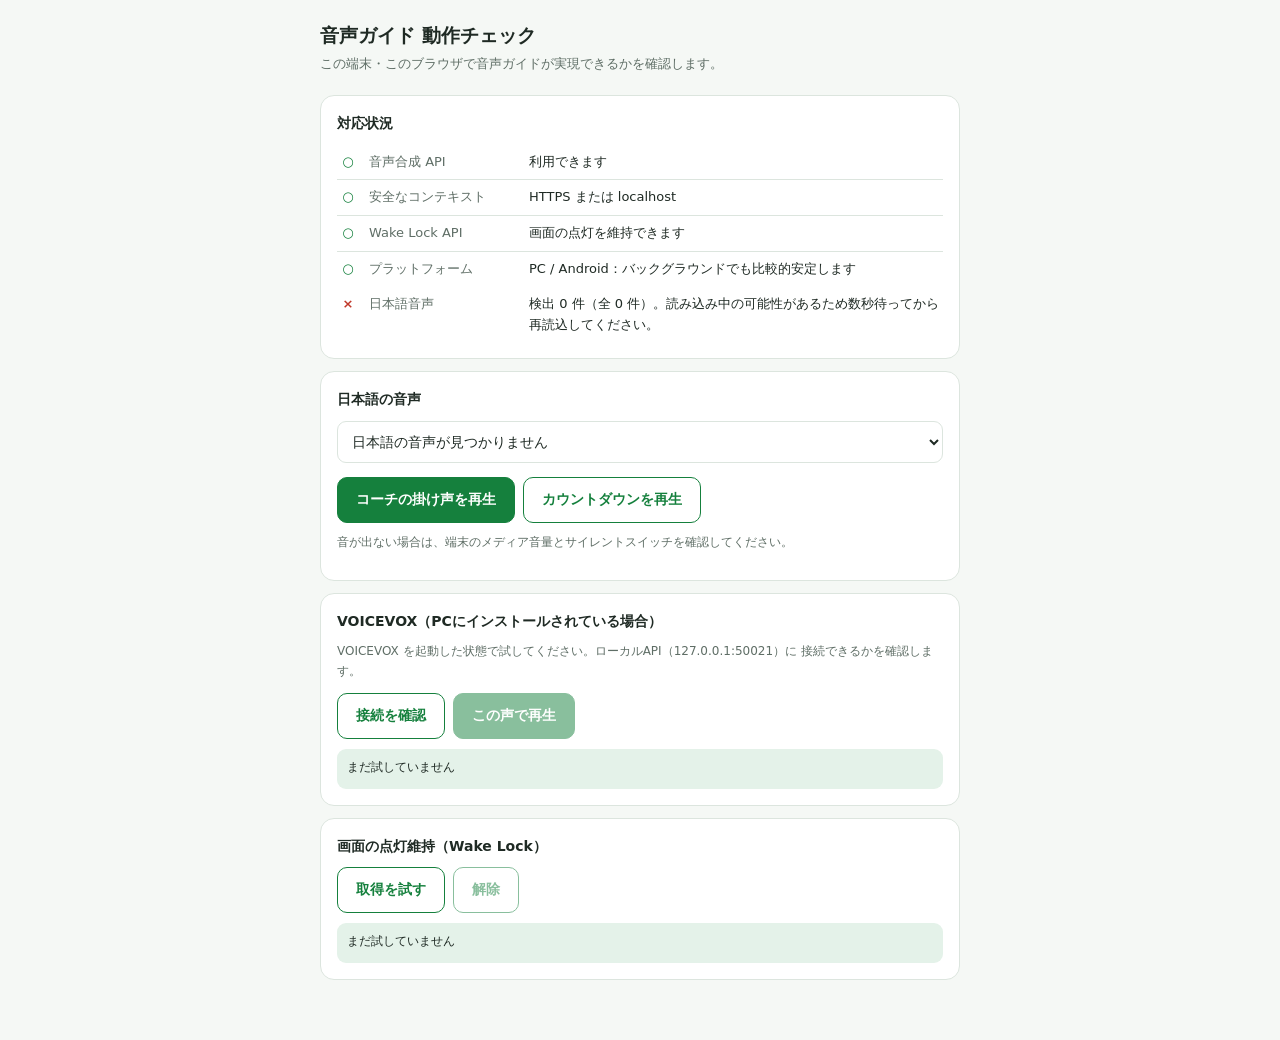
<file: voice-check.html>
<!DOCTYPE html>
<html lang="ja">
<head>
<meta charset="UTF-8">
<meta name="viewport" content="width=device-width, initial-scale=1">
<meta name="robots" content="noindex, nofollow">
<title>音声ガイド 動作チェック</title>
<style>
  :root {
    color-scheme: light;
    --ink:#1F2A24; --muted:#5F6E66; --canvas:#F5F8F5; --surface:#fff;
    --accent:#15803D; --wash:#E4F2E9; --border:#DCE5DE; --ng:#C0392B; --warn:#B45309;
  }
  *{box-sizing:border-box}
  body{margin:0;padding:20px 16px 48px;background:var(--canvas);color:var(--ink);
    font-family:"Inter","Yu Gothic UI","Hiragino Sans",system-ui,sans-serif;line-height:1.6}
  main{max-width:640px;margin:0 auto}
  h1{font-size:19px;margin:0 0 4px}
  .sub{font-size:13px;color:var(--muted);margin:0 0 20px}
  section{background:var(--surface);border:1px solid var(--border);border-radius:14px;
    padding:16px;margin-bottom:12px}
  h2{font-size:14px;margin:0 0 10px}
  .row{display:flex;align-items:flex-start;gap:10px;padding:7px 0;font-size:13px;
    border-bottom:1px solid var(--border)}
  .row:last-child{border-bottom:0}
  .row b{flex:none;width:22px;text-align:center}
  .k{flex:none;width:150px;color:var(--muted)}
  .v{flex:1;min-width:0;word-break:break-word}
  .ok{color:var(--accent)} .ng{color:var(--ng)} .warn{color:var(--warn)}
  button{appearance:none;border:1.5px solid var(--accent);background:var(--accent);
    color:#fff;border-radius:10px;min-height:46px;padding:0 18px;font-size:14px;
    font-weight:700;cursor:pointer;font-family:inherit}
  button.sec{background:var(--surface);color:var(--accent)}
  button:disabled{opacity:.5;cursor:default}
  .btns{display:flex;flex-wrap:wrap;gap:8px;margin-top:4px}
  select{width:100%;min-height:42px;border:1px solid var(--border);border-radius:9px;
    padding:0 10px;font-family:inherit;font-size:14px;background:var(--surface);color:inherit;margin-bottom:10px}
  .note{font-size:12px;color:var(--muted);margin-top:10px}
  #log,#vvlog{font-family:ui-monospace,Consolas,monospace;font-size:12px;white-space:pre-wrap;
    background:var(--wash);border-radius:9px;padding:10px;margin-top:10px;min-height:40px}
</style>
</head>
<body>
<main>
  <h1>音声ガイド 動作チェック</h1>
  <p class="sub">この端末・このブラウザで音声ガイドが実現できるかを確認します。</p>

  <section>
    <h2>対応状況</h2>
    <div id="support"></div>
    <div id="voice-row"></div>
  </section>

  <section>
    <h2>日本語の音声</h2>
    <select id="voices"></select>
    <div class="btns">
      <button id="speak">コーチの掛け声を再生</button>
      <button id="count" class="sec">カウントダウンを再生</button>
    </div>
    <p class="note">音が出ない場合は、端末のメディア音量とサイレントスイッチを確認してください。</p>
  </section>

  <section>
    <h2>VOICEVOX（PCにインストールされている場合）</h2>
    <p class="note" style="margin-top:0">
      VOICEVOX を起動した状態で試してください。ローカルAPI（127.0.0.1:50021）に
      接続できるかを確認します。
    </p>
    <div id="vvstatus"></div>
    <select id="vvspeakers" style="display:none"></select>
    <div class="btns">
      <button id="vvcheck" class="sec">接続を確認</button>
      <button id="vvspeak" disabled>この声で再生</button>
    </div>
    <div id="vvlog">まだ試していません</div>
  </section>

  <section>
    <h2>画面の点灯維持（Wake Lock）</h2>
    <div class="btns">
      <button id="wake" class="sec">取得を試す</button>
      <button id="wakeoff" class="sec" disabled>解除</button>
    </div>
    <div id="log">まだ試していません</div>
  </section>
</main>

<script>
const $ = (id) => document.getElementById(id);
const row = (ok, k, v) =>
  `<div class="row"><b class="${ok===true?'ok':ok===false?'ng':'warn'}">${ok===true?'○':ok===false?'×':'△'}</b>` +
  `<span class="k">${k}</span><span class="v">${v}</span></div>`;

/* ---------- 対応状況 ---------- */
const hasTTS = 'speechSynthesis' in window;
const hasWake = 'wakeLock' in navigator;
const secure = window.isSecureContext;
const ua = navigator.userAgent;
const isIOS = /iPad|iPhone|iPod/.test(ua) || (navigator.platform === 'MacIntel' && navigator.maxTouchPoints > 1);

let html = '';
html += row(hasTTS, '音声合成 API', hasTTS ? '利用できます' : 'この環境では使えません');
html += row(secure, '安全なコンテキスト', secure ? 'HTTPS または localhost' : 'http のため一部機能が制限されます');
html += row(hasWake, 'Wake Lock API', hasWake ? '画面の点灯を維持できます' : '非対応（画面が消えると停止します）');
html += row(isIOS ? 'warn' : true, 'プラットフォーム',
  isIOS ? 'iOS：バックグラウンドや画面ロックで音声が止まります'
        : 'PC / Android：バックグラウンドでも比較的安定します');
$('support').innerHTML = html;

/* ---------- 音声一覧 ---------- */
let jaVoices = [];
function loadVoices() {
  if (!hasTTS) { $('voices').innerHTML = '<option>利用できません</option>'; return; }
  const all = speechSynthesis.getVoices();
  jaVoices = all.filter(v => (v.lang || '').toLowerCase().startsWith('ja'));
  const sel = $('voices');
  if (jaVoices.length === 0) {
    sel.innerHTML = '<option>日本語の音声が見つかりません</option>';
    // 追記ではなく差し替え。voiceschanged で複数回呼ばれても行が増えない
    $('voice-row').innerHTML = row(false, '日本語音声',
      `検出 0 件（全 ${all.length} 件）。読み込み中の可能性があるため数秒待ってから再読込してください。`);
    return;
  }
  sel.innerHTML = jaVoices.map((v, i) =>
    `<option value="${i}">${v.name}（${v.lang}）${v.localService ? ' ・ 端末内' : ' ・ ネット経由'}</option>`
  ).join('');
  const local = jaVoices.filter(v => v.localService).length;
  $('voice-row').innerHTML = row(true, '日本語音声',
    `${jaVoices.length} 件（うち端末内 ${local} 件 / 全 ${all.length} 件）`);
}
if (hasTTS) {
  loadVoices();
  speechSynthesis.addEventListener('voiceschanged', loadVoices);
}

function say(text, rate = 1.0) {
  if (!hasTTS) return;
  const u = new SpeechSynthesisUtterance(text);
  const i = parseInt($('voices').value, 10);
  if (jaVoices[i]) u.voice = jaVoices[i];
  u.lang = 'ja-JP'; u.rate = rate; u.pitch = 1;
  speechSynthesis.speak(u);
}

$('speak').addEventListener('click', () => {
  speechSynthesis.cancel();
  say('次はスクワット。3セット行きます。');
  setTimeout(() => say('1セット目、スタート'), 2600);
});

$('count').addEventListener('click', () => {
  speechSynthesis.cancel();
  say('20秒キープ');
  const seq = [['残り10秒', 2200], ['5', 3400], ['4', 4400], ['3', 5400], ['2', 6400], ['1', 7400], ['はい、休憩', 8500]];
  seq.forEach(([t, ms]) => setTimeout(() => say(t, 1.15), ms));
});

/* ---------- VOICEVOX ---------- */
// ブラウザからの呼び方は1通りではない。環境によって通る組み合わせが違うので、
// 決め打ちにせず「実際に通ったもの」を探して、それを以降ずっと使う。
//   - ホスト: エンジンは "localhost" にバインドされる。Windows では localhost が
//             ::1（IPv6）に先に解決されることがあり、127.0.0.1 と挙動が分かれる。
//   - targetAddressSpace: Chrome 142 以降のローカルネットワーク制限向けの注釈。
//             付けると通る環境もあれば、付けると逆に弾かれる環境もある。
// 実測（Chrome 152 / Windows）で分かったこと:
//   - localhost:50021  … 公開版(github.io)からもローカル版からも通る
//   - 127.0.0.1:50021  … 公開版からはタイムアウトする（ホスト名と IP リテラルで
//                         ブラウザ側の扱いが違う）。ローカル版からは通る
//   - targetAddressSpace: 'local' を付けると、どちらでも Failed to fetch になる
// そのため「通りやすい順」に並べ、最初に成功したものを以降ずっと使う。
// 環境差があるので決め打ちにはしない。
const VV_ATTEMPTS = [
  { base: 'http://localhost:50021', label: 'localhost / 通常', init: {} },
  { base: 'http://127.0.0.1:50021', label: '127.0.0.1 / 通常', init: {} },
  { base: 'http://localhost:50021', label: 'localhost / targetAddressSpace付き',
    init: { targetAddressSpace: 'local' } },
  { base: 'http://127.0.0.1:50021', label: '127.0.0.1 / targetAddressSpace付き',
    init: { targetAddressSpace: 'local' } },
];
const VV_BASES = ['http://localhost:50021', 'http://127.0.0.1:50021'];

let vvBase = VV_ATTEMPTS[0].base;
let vvInit = {};
let vvReady = false;
let vvSpeakers = [];

function withTimeout(ms) {
  const ctl = new AbortController();
  return { signal: ctl.signal, done: setTimeout(() => ctl.abort(), ms) };
}

async function vvFetch(path, opts = {}, ms = 8000) {
  const t = withTimeout(ms);
  try { return await fetch(vvBase + path, { ...opts, ...vvInit, signal: t.signal }); }
  finally { clearTimeout(t.done); }
}

// 1組だけ試す。成功したかどうかと、失敗した場合の理由を返す。
async function vvTry(a) {
  const t = withTimeout(3000);
  try {
    const r = await fetch(a.base + '/version',
      { ...a.init, cache: 'no-store', signal: t.signal });
    return { name: a.label, ok: r.ok, detail: `HTTP ${r.status}` };
  } catch (e) {
    return { name: a.label, ok: false,
             detail: e.name === 'AbortError' ? 'タイムアウト' : e.message };
  } finally { clearTimeout(t.done); }
}

// fetch 固有の問題か、通信そのものが止められているかを分けるために XHR でも試す。
function vvTryXhr(base) {
  return new Promise(resolve => {
    const name = `${base.replace('http://', '')} / XMLHttpRequest`;
    try {
      const x = new XMLHttpRequest();
      x.open('GET', base + '/version', true);
      x.timeout = 5000;
      x.onload = () => resolve({ name, ok: x.status >= 200 && x.status < 300, detail: `HTTP ${x.status}` });
      x.onerror = () => resolve({ name, ok: false, detail: 'ネットワークエラー' });
      x.ontimeout = () => resolve({ name, ok: false, detail: 'タイムアウト' });
      x.send();
    } catch (e) { resolve({ name, ok: false, detail: e.message }); }
  });
}

// 通る組み合わせを探す。見つかればそれを記憶し、以降の呼び出しに使う。
async function vvProbe() {
  const results = [];
  for (const a of VV_ATTEMPTS) {
    const r = await vvTry(a);
    results.push(r);
    if (r.ok) { vvBase = a.base; vvInit = a.init; vvReady = true; return { ok: true, results }; }
  }
  for (const base of VV_BASES) results.push(await vvTryXhr(base));
  return { ok: false, results };
}

function vvReport(results) {
  const lines = ['試した組み合わせ:'];
  results.forEach(r => lines.push(`  ${r.ok ? 'OK  ' : 'NG  '}${r.name}  —  ${r.detail}`));
  return lines.join('\n');
}

async function vvExplain(results) {
  const lines = [vvReport(results), ''];
  const xhrOk = results.some(r => r.ok && r.name.includes('XMLHttpRequest'));

  let perm = null;
  try { perm = (await navigator.permissions.query({ name: 'local-network-access' })).state; }
  catch (_) { /* 非対応 */ }

  if (xhrOk) {
    lines.push('XMLHttpRequest では通り、fetch では弾かれています。');
    lines.push('拡張機能などが fetch を横取りしている可能性が高いです。');
  } else {
    lines.push('どの方法でもブラウザからエンジンに届いていません。');
    lines.push('エンジン側のログに接続の記録が残らない場合、原因はブラウザの外側です。');
    lines.push('');
    lines.push('確認する順に:');
    lines.push('  1. 拡張機能。シークレットウィンドウ（拡張機能が無効）で同じページを開いて試す');
    lines.push('  2. セキュリティソフトのWeb保護・HTTPSスキャン機能');
    lines.push('  3. エンジンが起動しているか（start_voicevox.bat -CheckOnly）');
  }
  lines.push('');
  lines.push('表示元: ' + location.origin);
  if (perm) lines.push('ローカルネットワーク許可: ' + perm);
  return lines.join('\n');
}

$('vvcheck').addEventListener('click', async () => {
  $('vvstatus').innerHTML = '';
  $('vvlog').textContent = '接続できる組み合わせを探しています...';

  const probe = await vvProbe();
  if (!probe.ok) {
    $('vvstatus').innerHTML = row(false, 'エンジン', '接続できませんでした');
    $('vvlog').textContent = await vvExplain(probe.results);
    return;
  }

  try {
    const t0 = performance.now();
    const ver = (await (await vvFetch('/version')).text()).replace(/"/g, '');
    const ms = Math.round(performance.now() - t0);
    $('vvstatus').innerHTML = row(true, 'エンジン', `接続できました（v${ver} / ${ms}ms）`);
    $('vvstatus').insertAdjacentHTML('beforeend',
      row(true, '経路', vvBase.replace('http://', '') +
        (vvInit.targetAddressSpace ? ' / targetAddressSpace付き' : ' / 通常')));

    const sp = await (await vvFetch('/speakers')).json();
    vvSpeakers = [];
    sp.forEach(s => s.styles.forEach(st =>
      vvSpeakers.push({ id: st.id, label: `${s.name}（${st.name}）` })));
    const sel = $('vvspeakers');
    sel.style.display = 'block';
    sel.innerHTML = vvSpeakers.map(v => `<option value="${v.id}">${v.label}</option>`).join('');
    $('vvstatus').insertAdjacentHTML('beforeend',
      row(true, '話者', `${vvSpeakers.length} 種類`));
    $('vvspeak').disabled = false;
    $('vvlog').textContent =
      vvReport(probe.results) + '\n\n「この声で再生」で音質と応答速度を確認してください。';
  } catch (e) {
    $('vvstatus').innerHTML = row(false, 'エンジン', '途中で失敗しました');
    $('vvlog').textContent = vvReport(probe.results) + '\n\nエラー: ' + e.message;
  }
});

$('vvspeak').addEventListener('click', async () => {
  const id = $('vvspeakers').value;
  const text = '次はスクワット。3セット行きます。';
  $('vvlog').textContent = '音声を生成しています...';
  let timing = '';
  try {
    const t0 = performance.now();
    const q = await vvFetch(`/audio_query?text=${encodeURIComponent(text)}&speaker=${id}`,
      { method: 'POST' });
    if (!q.ok) throw new Error('audio_query が ' + q.status + ' を返しました');
    const query = await q.json();
    const t1 = performance.now();

    const wav = await vvFetch(`/synthesis?speaker=${id}`, {
      method: 'POST',
      headers: { 'Content-Type': 'application/json' },
      body: JSON.stringify(query),
    }, 20000);
    if (!wav.ok) throw new Error('synthesis が ' + wav.status + ' を返しました');
    const blob = await wav.blob();
    const t2 = performance.now();

    // 生成の計測値は再生の成否に関わらず出す（ここが判断材料になるため）
    const total = Math.round(t2 - t0);
    timing =
      `  解析:     ${Math.round(t1 - t0)} ms\n` +
      `  音声生成: ${Math.round(t2 - t1)} ms\n` +
      `  合計:     ${total} ms（${Math.round(blob.size / 1024)} KB）\n` +
      (total > 1200
        ? '→ 秒読みには遅いため、実装では文言を事前生成してキャッシュします。'
        : '→ 十分に速いので、その場で生成しても間に合います。');

    try {
      const audio = new Audio(URL.createObjectURL(blob));
      await audio.play();
      $('vvlog').textContent = '再生しました。\n' + timing;
    } catch (playErr) {
      $('vvlog').textContent =
        '生成は成功しましたが、再生できませんでした（音量やデータを確認してください）。\n' +
        timing + '\n  再生エラー: ' + playErr.message;
    }
  } catch (e) {
    $('vvlog').textContent = '生成に失敗しました: ' + e.message + (timing ? '\n' + timing : '');
  }
});

/* ---------- Wake Lock ---------- */
let lock = null;
$('wake').addEventListener('click', async () => {
  if (!hasWake) { $('log').textContent = 'この環境では Wake Lock を利用できません。'; return; }
  try {
    lock = await navigator.wakeLock.request('screen');
    $('log').textContent = '取得しました。このページを開いている間、画面が消えません。';
    $('wakeoff').disabled = false;
    lock.addEventListener('release', () => {
      $('log').textContent = '解除されました（タブを離れると自動的に解除されます）。';
      $('wakeoff').disabled = true;
    });
  } catch (e) {
    $('log').textContent = '取得できませんでした: ' + e.message;
  }
});
$('wakeoff').addEventListener('click', async () => {
  if (lock) { await lock.release(); lock = null; }
});
</script>
</body>
</html>
</file>
